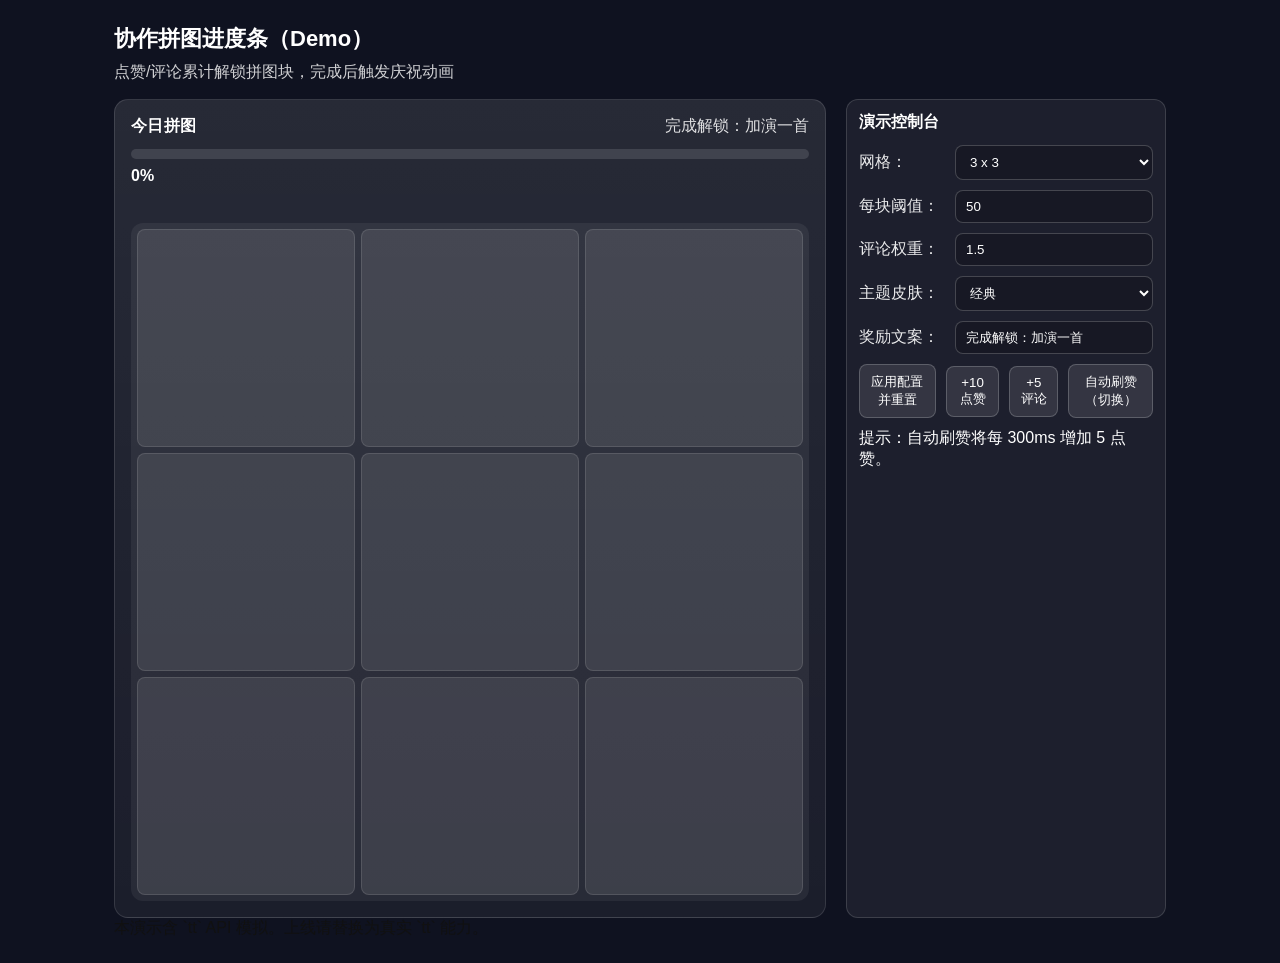
<file: demo/puzzle-progress/index.html>
<!doctype html>
<html lang="zh-CN">
  <head>
    <meta charset="utf-8" />
    <meta name="viewport" content="width=device-width, initial-scale=1" />
    <title>协作拼图进度条 - 演示</title>
    <link rel="stylesheet" href="styles.css" />
  </head>
  <body>
    <div id="app">
      <header class="header">
        <h1>协作拼图进度条（Demo）</h1>
        <p class="sub">点赞/评论累计解锁拼图块，完成后触发庆祝动画</p>
      </header>

      <main class="main">
        <section class="card" id="puzzle-card">
          <div class="card-header">
            <div class="title">今日拼图</div>
            <div class="reward" id="rewardText">完成解锁：加演一首</div>
          </div>

          <div class="progress">
            <div class="progress-bar"><div class="progress-fill" id="progressFill"></div></div>
            <div class="progress-text" id="progressText">0%</div>
            <div class="hint" id="hintText"></div>
          </div>

          <div class="grid" id="puzzleGrid"></div>

          <div class="celebration hidden" id="celebration">
            <div class="confetti">🎉</div>
            <div class="done-text">拼图完成！加演开始～</div>
          </div>
        </section>

        <aside class="controls">
          <h2>演示控制台</h2>
          <div class="row">
            <label>网格：</label>
            <select id="gridSize">
              <option value="3">3 x 3</option>
              <option value="4">4 x 4</option>
            </select>
          </div>
          <div class="row">
            <label>每块阈值：</label>
            <input id="thresholdPerTile" type="number" value="50" min="1" step="10"/>
          </div>
          <div class="row">
            <label>评论权重：</label>
            <input id="commentWeight" type="number" value="1.5" min="0" step="0.1"/>
          </div>
          <div class="row">
            <label>主题皮肤：</label>
            <select id="theme">
              <option value="classic">经典</option>
              <option value="neon">霓虹</option>
              <option value="sunset">日落</option>
            </select>
          </div>
          <div class="row">
            <label>奖励文案：</label>
            <input id="rewardInput" type="text" value="完成解锁：加演一首" />
          </div>
          <div class="row buttons">
            <button id="btnReset">应用配置并重置</button>
            <button id="btnLike">+10 点赞</button>
            <button id="btnComment">+5 评论</button>
            <button id="btnAuto">自动刷赞（切换）</button>
          </div>
          <div class="row small">提示：自动刷赞将每 300ms 增加 5 点赞。</div>
        </aside>
      </main>

      <footer class="footer">
        <span>本演示含 `tt` API 模拟。上线请替换为真实 `tt` 能力。</span>
      </footer>
    </div>

    <script src="tt-mock.js"></script>
    <script src="app.js" type="module"></script>
  </body>
</html>
</file>
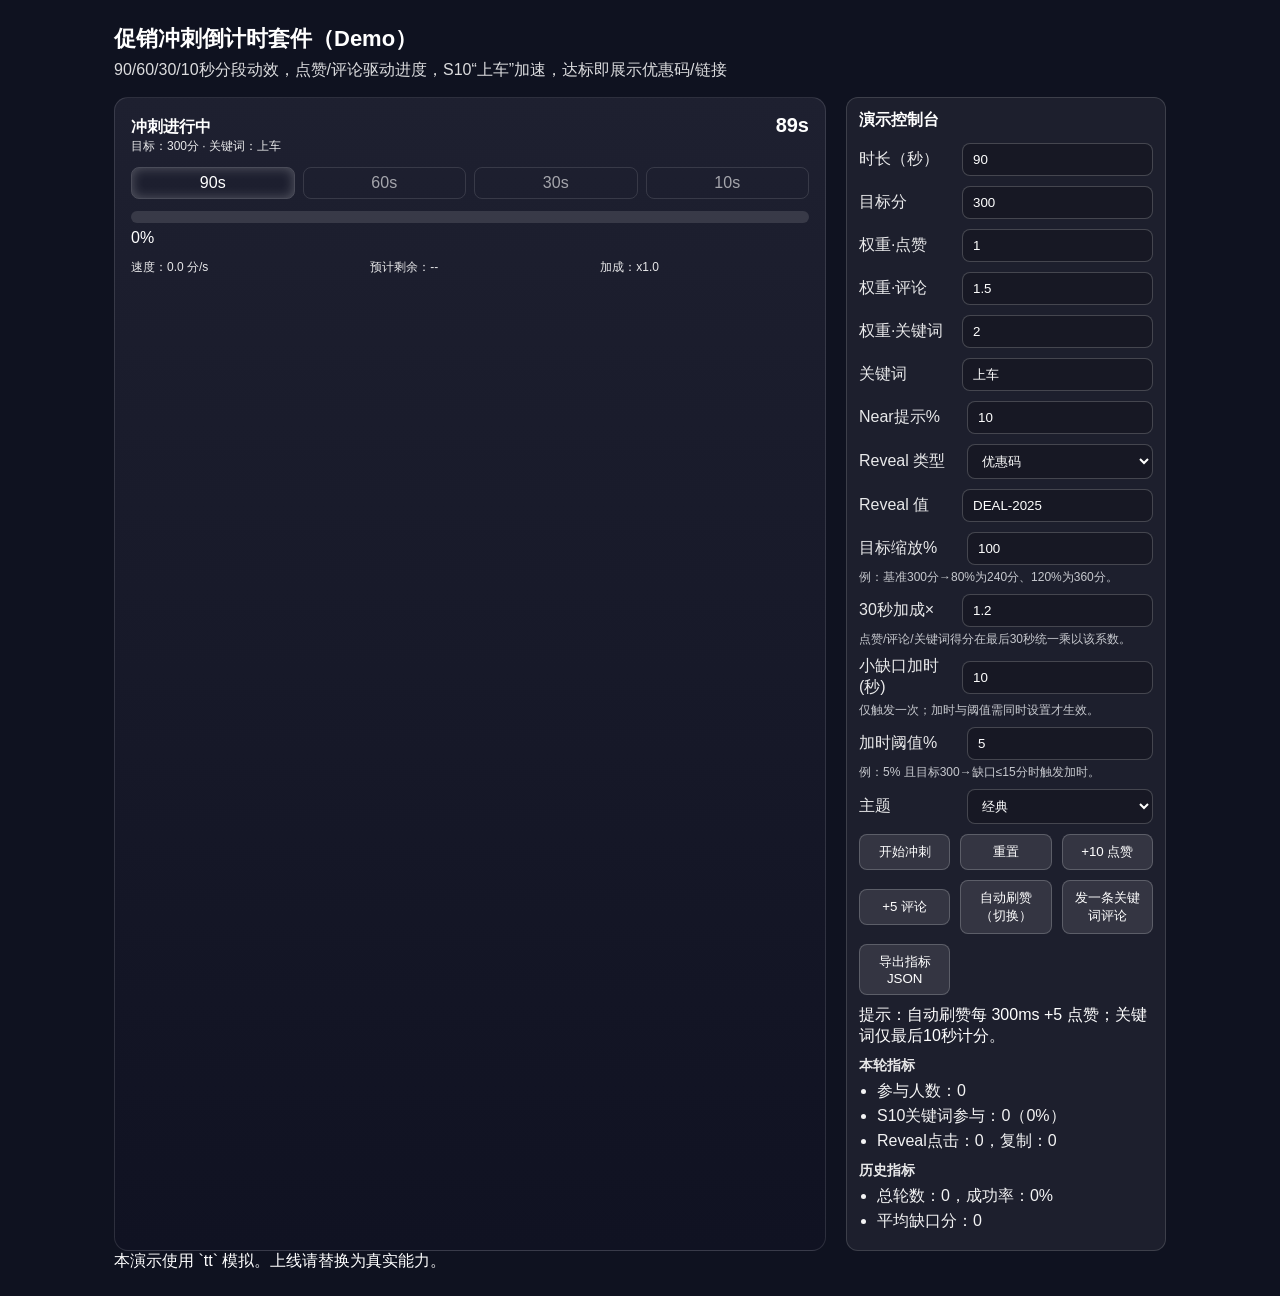
<file: demo/sprint-timer/index.html>
<!doctype html>
<html lang="zh-CN">
  <head>
    <meta charset="utf-8" />
    <meta name="viewport" content="width=device-width, initial-scale=1" />
    <title>促销冲刺倒计时套件 - Demo</title>
    <link rel="stylesheet" href="styles.css" />
  </head>
  <body>
    <div id="app">
      <header class="header">
        <h1>促销冲刺倒计时套件（Demo）</h1>
        <p class="sub">90/60/30/10秒分段动效，点赞/评论驱动进度，S10“上车”加速，达标即展示优惠码/链接</p>
      </header>

      <main class="main">
        <section class="card theme-classic" id="sprint-card">
          <div class="card-header">
            <div>
              <div class="title">冲刺进行中</div>
              <div class="meta"><span id="metaGoal">目标：300分</span> · <span id="metaKeyword">关键词：上车</span></div>
            </div>
            <div class="time" id="timeLeft">90s</div>
          </div>

          <div class="segments">
            <div class="seg" id="seg90">90s</div>
            <div class="seg" id="seg60">60s</div>
            <div class="seg" id="seg30">30s</div>
            <div class="seg hot" id="seg10">10s</div>
          </div>

          <div class="progress">
            <div class="progress-bar"><div class="progress-fill" id="progressFill"></div></div>
            <div class="progress-text">
              <span id="progressPct">0%</span>
              <span class="hint" id="progressHint"></span>
            </div>
          </div>

          <div class="stats">
            <span id="rate">速度：0.0 分/s</span>
            <span id="eta">预计剩余：--</span>
            <span id="assist">加成：x1.0</span>
          </div>

          <div class="toast hidden" id="preS10">
            准备上车：最后10秒评论“<b id="kw2">上车</b>”计分
          </div>

          <div class="toast hidden" id="nudge"></div>

          <div class="last10" id="last10">
            <div>最后10秒“<b id="kw">上车</b>”计分通道已启用</div>
            <div class="kwcount">上车计数：<span id="kwCount">0</span></div>
          </div>

          <div class="reveal hidden" id="reveal">
            <div class="reveal-title">优惠已解锁</div>
            <div class="reveal-content">
              <div class="code" id="revealCode">DEAL-2025</div>
              <button id="btnCopy">复制</button>
              <a id="btnLink" class="hidden" target="_blank" rel="noopener">打开链接</a>
            </div>
          </div>

          <div class="fallback hidden" id="fallback">
            <div class="fallback-title">本轮未达成</div>
            <div class="fallback-text" id="fallbackText">领取基础券 CMB-BASE，或关注下轮冲刺</div>
          </div>
        </section>

        <aside class="controls">
          <h2>演示控制台</h2>
          <div class="row"><label>时长（秒）</label><input id="duration" type="number" min="10" value="90"/></div>
          <div class="row"><label>目标分</label><input id="goal" type="number" min="10" step="10" value="300"/></div>
          <div class="row"><label>权重·点赞</label><input id="wLike" type="number" min="0" step="0.5" value="1"/></div>
          <div class="row"><label>权重·评论</label><input id="wComment" type="number" min="0" step="0.5" value="1.5"/></div>
          <div class="row"><label>权重·关键词</label><input id="wKeyword" type="number" min="0" step="0.5" value="2"/></div>
          <div class="row"><label>关键词</label><input id="keyword" type="text" value="上车"/></div>
          <div class="row"><label>Near提示%</label><input id="nearPct" type="number" min="1" max="50" value="10"/></div>
          <div class="row">
            <label>Reveal 类型</label>
            <select id="revealType"><option value="code">优惠码</option><option value="link">链接</option></select>
          </div>
          <div class="row"><label>Reveal 值</label><input id="revealValue" type="text" value="DEAL-2025"/></div>
          <div class="row"><label title="按百分比放大/缩小目标分值">目标缩放%</label><input id="scalePct" type="number" min="50" max="150" step="5" value="100"/></div>
          <div class="help">例：基准300分→80%为240分、120%为360分。</div>
          <div class="row"><label title="最后30秒对新增分数的乘数加成">30秒加成×</label><input id="last30x" type="number" min="1" step="0.1" value="1.2"/></div>
          <div class="help">点赞/评论/关键词得分在最后30秒统一乘以该系数。</div>
          <div class="row"><label title="到点未达成且缺口很小时，自动追加加时时长">小缺口加时(秒)</label><input id="overtimeSec" type="number" min="0" step="1" value="10"/></div>
          <div class="help">仅触发一次；加时与阈值需同时设置才生效。</div>
          <div class="row"><label title="判定缺口很小的百分比阈值">加时阈值%</label><input id="overtimePct" type="number" min="1" max="20" step="1" value="5"/></div>
          <div class="help">例：5% 且目标300→缺口≤15分时触发加时。</div>
          <div class="row"><label>主题</label>
            <select id="theme"><option value="classic">经典</option><option value="neon">霓虹</option><option value="sunset">日落</option></select>
          </div>
          <div class="row buttons">
            <button id="btnStart">开始冲刺</button>
            <button id="btnReset">重置</button>
            <button id="btnLike">+10 点赞</button>
            <button id="btnComment">+5 评论</button>
            <button id="btnAuto">自动刷赞（切换）</button>
            <button id="btnSendKW">发一条关键词评论</button>
            <button id="btnExport">导出指标JSON</button>
          </div>
          <div class="row small">提示：自动刷赞每 300ms +5 点赞；关键词仅最后10秒计分。</div>

          <h3 class="metrics-title">本轮指标</h3>
          <ul class="metrics">
            <li>参与人数：<span id="mRunParticipants">0</span></li>
            <li>S10关键词参与：<span id="mRunKW">0</span>（<span id="mRunKWRate">0%</span>）</li>
            <li>Reveal点击：<span id="mRunRevealClick">0</span>，复制：<span id="mRunCopy">0</span></li>
          </ul>
          <h3 class="metrics-title">历史指标</h3>
          <ul class="metrics">
            <li>总轮数：<span id="mHistRuns">0</span>，成功率：<span id="mHistSuccessRate">0%</span></li>
            <li>平均缺口分：<span id="mHistAvgDeficit">0</span></li>
          </ul>
        </aside>
      </main>

      <footer class="footer">
        <span>本演示使用 `tt` 模拟。上线请替换为真实能力。</span>
      </footer>
    </div>

    <script src="tt-mock.js"></script>
    <script src="sprint.js"></script>
  </body>
</html>
</file>
<file: demo/puzzle-progress/styles.css>
* { box-sizing: border-box; }
html, body { height: 100%; }
body {
  margin: 0;
  font-family: -apple-system, BlinkMacSystemFont, 'Segoe UI', Roboto, 'Helvetica Neue', Arial, 'Noto Sans', 'PingFang SC', 'Hiragino Sans GB', 'Microsoft YaHei', sans-serif;
  color: #111;
  background: #0f1220;
}

#app { max-width: 1100px; margin: 0 auto; padding: 24px; }
.header { color: #fff; }
.header h1 { margin: 0 0 8px; font-size: 22px; }
.header .sub { margin: 0; opacity: 0.8; }

.main { display: grid; grid-template-columns: 1fr 320px; gap: 20px; margin-top: 16px; }

.card {
  background: linear-gradient(180deg, rgba(255,255,255,0.1), rgba(255,255,255,0.05));
  border: 1px solid rgba(255,255,255,0.12);
  border-radius: 14px;
  padding: 16px;
  color: #fff;
  position: relative;
  overflow: hidden;
}
.card-header { display: flex; justify-content: space-between; align-items: center; margin-bottom: 12px; }
.card-header .title { font-weight: 600; letter-spacing: 0.3px; }
.card-header .reward { opacity: 0.85; }

.progress { display: grid; grid-template-columns: 1fr auto; gap: 8px; align-items: center; margin-bottom: 12px; }
.progress-bar { grid-column: 1 / span 2; height: 10px; background: rgba(255,255,255,0.12); border-radius: 6px; overflow: hidden; }
.progress-fill { height: 100%; width: 0%; background: linear-gradient(90deg, #6ee7f9, #a78bfa); transition: width 200ms ease; }
.progress-text { font-weight: 600; }
.hint { grid-column: 1 / span 2; font-size: 12px; opacity: 0.9; color: #e0f2fe; min-height: 18px; }

.grid { display: grid; gap: 6px; padding: 6px; background: rgba(255,255,255,0.06); border-radius: 12px; }
.tile { aspect-ratio: 1/1; border-radius: 8px; position: relative; overflow: hidden; background: rgba(255,255,255,0.12); border: 1px solid rgba(255,255,255,0.16); }
.tile.locked { filter: grayscale(0.9) brightness(0.8); }
.tile.unlocked { animation: pop 280ms ease; }
@keyframes pop { 0% { transform: scale(0.9); opacity: 0.5; } 100% { transform: scale(1); opacity: 1; } }

.tile .shine { position: absolute; inset: 0; background: linear-gradient(120deg, transparent, rgba(255,255,255,0.3), transparent); transform: translateX(-100%); }
.tile.unlocked .shine { animation: shine 1.2s ease; }
@keyframes shine { 0% { transform: translateX(-100%); } 100% { transform: translateX(100%); } }

.celebration { position: absolute; inset: 0; display: flex; flex-direction: column; align-items: center; justify-content: center; gap: 8px; background: rgba(0,0,0,0.35); backdrop-filter: blur(2px); }
.hidden { display: none; }
.done-text { font-weight: 700; letter-spacing: 0.5px; }
.confetti { font-size: 42px; animation: bounce 800ms ease infinite alternate; }
@keyframes bounce { from { transform: translateY(0);} to { transform: translateY(-6px);} }

.controls { color: #fff; background: rgba(255,255,255,0.06); border: 1px solid rgba(255,255,255,0.14); border-radius: 12px; padding: 12px; }
.controls h2 { margin: 0 0 12px; font-size: 16px; }
.controls .row { display: flex; gap: 8px; align-items: center; margin-bottom: 10px; }
.controls .row label { width: 88px; opacity: 0.9; }
.controls .row input, .controls .row select { flex: 1; padding: 8px 10px; border-radius: 8px; border: 1px solid rgba(255,255,255,0.2); background: rgba(0,0,0,0.2); color: #fff; }
.controls .buttons { gap: 10px; }
.controls button { padding: 8px 10px; border-radius: 8px; border: 1px solid rgba(255,255,255,0.2); background: rgba(255,255,255,0.1); color: #fff; cursor: pointer; }
.controls button:hover { background: rgba(255,255,255,0.16); }

/* 主题皮肤 */
.theme-classic .tile.unlocked { background: linear-gradient(180deg, #1f2937, #111827); }
.theme-neon .tile.unlocked { background: linear-gradient(180deg, #1f1140, #0f0b22); box-shadow: 0 0 12px rgba(167,139,250,0.45) inset; }
.theme-sunset .tile.unlocked { background: linear-gradient(180deg, #7c2d12, #1f2937); box-shadow: 0 0 10px rgba(251,146,60,0.35) inset; }
</file>
<file: demo/sprint-timer/styles.css>
* { box-sizing: border-box; }
html, body { height: 100%; }
body {
  margin: 0; color: #fff; background: #0f1220;
  font-family: -apple-system, BlinkMacSystemFont, 'Segoe UI', Roboto, 'Helvetica Neue', Arial, 'Noto Sans', 'PingFang SC', 'Microsoft YaHei', sans-serif;
}
#app { max-width: 1100px; margin: 0 auto; padding: 24px; }
.header h1 { margin: 0 0 6px; font-size: 22px; }
.header .sub { margin: 0; opacity: 0.85; }
.main { display: grid; grid-template-columns: 1fr 320px; gap: 20px; margin-top: 16px; }

.card { background: rgba(255,255,255,0.06); border: 1px solid rgba(255,255,255,0.12); border-radius: 14px; padding: 16px; position: relative; }
.card.theme-classic { background: linear-gradient(180deg, rgba(60,60,80,0.35), rgba(20,20,40,0.35)); }
.card.theme-neon { background: linear-gradient(180deg, rgba(36,12,82,0.55), rgba(15,10,34,0.55)); box-shadow: 0 0 16px rgba(167,139,250,0.25) inset; }
.card.theme-sunset { background: linear-gradient(180deg, rgba(124,45,18,0.55), rgba(31,41,55,0.55)); box-shadow: 0 0 16px rgba(251,146,60,0.25) inset; }

.card-header { display: flex; justify-content: space-between; align-items: baseline; }
.card-header .title { font-weight: 700; }
.card-header .meta { opacity: 0.9; font-size: 12px; }
.card-header .time { font-weight: 800; font-size: 20px; }

.segments { display: grid; grid-template-columns: repeat(4, 1fr); gap: 8px; margin: 12px 0; }
.seg { text-align: center; padding: 6px 8px; border: 1px solid rgba(255,255,255,0.2); border-radius: 8px; opacity: 0.6; }
.seg.active { opacity: 1; box-shadow: 0 0 12px rgba(255,255,255,0.25) inset; }
.seg.hot.active { background: linear-gradient(180deg, #7c2d12, #1f2937); box-shadow: 0 0 12px rgba(251,146,60,0.45) inset; }

.progress { margin: 8px 0 12px; }
.progress-bar { height: 12px; background: rgba(255,255,255,0.12); border-radius: 8px; overflow: hidden; }
.progress-fill { height: 100%; width: 0%; background: linear-gradient(90deg, #6ee7f9, #a78bfa); transition: width 200ms ease; }
.progress-text { display: flex; justify-content: space-between; align-items: center; margin-top: 6px; }
.hint { font-size: 12px; color: #e0f2fe; opacity: 0.95; }
.stats { display: grid; grid-template-columns: repeat(3, auto); gap: 12px; font-size: 12px; opacity: 0.9; margin-bottom: 8px; }
.toast { margin: 6px 0 10px; padding: 8px 10px; border-radius: 8px; background: rgba(255,255,255,0.1); border: 1px dashed rgba(255,255,255,0.25); color: #e0f2fe; }

.last10 { display: none; margin: 8px 0; padding: 8px 10px; border-radius: 8px; background: rgba(255,255,255,0.12); border: 1px solid rgba(255,255,255,0.18); }
.last10.on { display: grid; grid-template-columns: 1fr auto; gap: 8px; align-items: center; }
.kwcount { font-weight: 700; }

.reveal { position: absolute; inset: 0; display: flex; gap: 10px; flex-direction: column; align-items: center; justify-content: center; background: rgba(0,0,0,0.4); backdrop-filter: blur(2px); }
.hidden { display: none; }
.reveal-title { font-weight: 800; font-size: 18px; }
.reveal .code { font-size: 26px; font-weight: 800; letter-spacing: 1.6px; padding: 8px 12px; background: rgba(255,255,255,0.9); color: #111; border-radius: 8px; }
.reveal button, .reveal a { padding: 8px 10px; border-radius: 8px; border: 1px solid rgba(255,255,255,0.2); background: rgba(255,255,255,0.1); color: #fff; cursor: pointer; }
.reveal a { text-decoration: none; }

.fallback { position: absolute; inset: 0; display: flex; gap: 8px; flex-direction: column; align-items: center; justify-content: center; background: rgba(0,0,0,0.35); }
.fallback-title { font-weight: 800; }

/* Ensure hidden always overrides overlay display */
.reveal.hidden, .fallback.hidden { display: none !important; }

.controls { background: rgba(255,255,255,0.06); border: 1px solid rgba(255,255,255,0.14); border-radius: 12px; padding: 12px; }
.controls h2 { margin: 0 0 12px; font-size: 16px; }
.controls .row { display: flex; gap: 8px; align-items: center; margin-bottom: 10px; }
.controls .row label { width: 100px; opacity: 0.9; }
.controls .row input, .controls .row select { flex: 1; padding: 8px 10px; border-radius: 8px; border: 1px solid rgba(255,255,255,0.2); background: rgba(0,0,0,0.2); color: #fff; }
.controls .help { margin-top: -6px; margin-bottom: 8px; font-size: 12px; opacity: 0.85; color: #e5e7eb; }
.controls .buttons { display: grid; grid-template-columns: repeat(3, 1fr); gap: 10px; }
.controls button { padding: 8px 10px; border-radius: 8px; border: 1px solid rgba(255,255,255,0.2); background: rgba(255,255,255,0.1); color: #fff; cursor: pointer; }
.controls button:hover { background: rgba(255,255,255,0.16); }
.metrics-title { margin: 10px 0 6px; font-size: 14px; opacity: 0.9; }
.metrics { margin: 0 0 6px; padding-left: 18px; opacity: 0.95; }
.metrics li { margin: 4px 0; }
</file>
